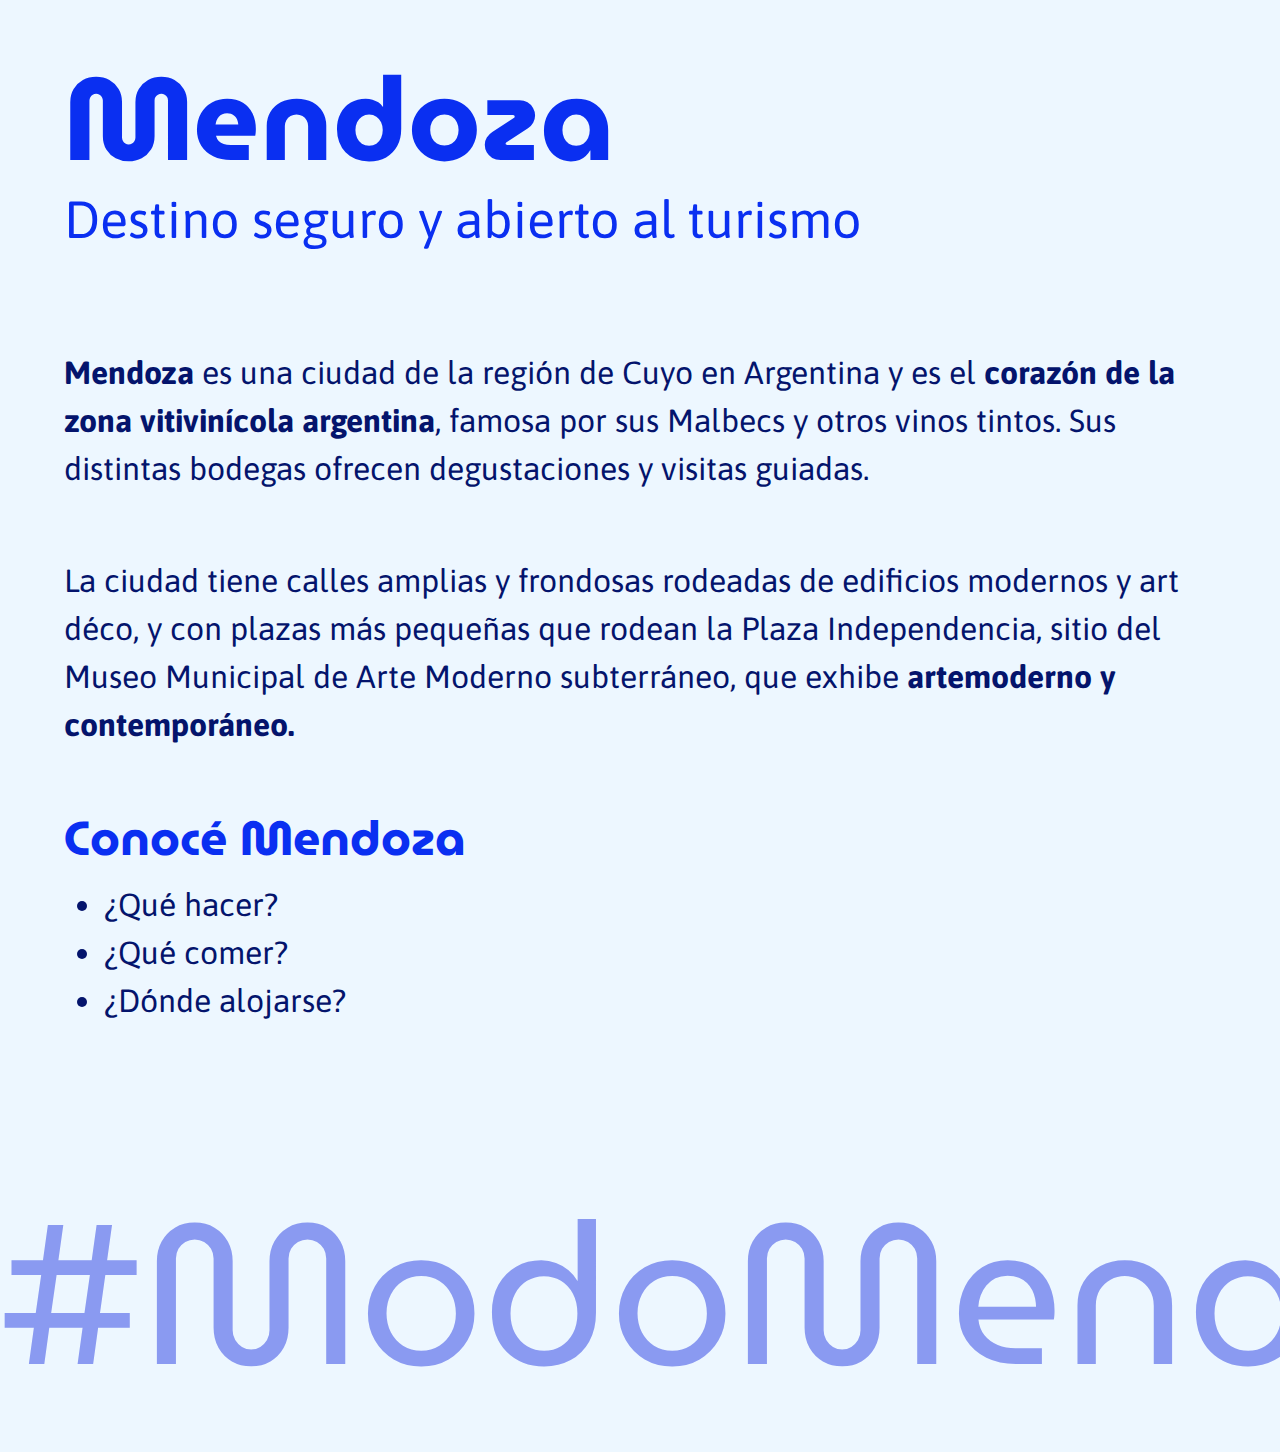
<file: modules/challenge-1/index.html>
<!DOCTYPE html>
<html lang="en">

<head>
  <meta charset="UTF-8">
  <meta http-equiv="X-UA-Compatible" content="IE=edge">
  <meta name="viewport" content="width=device-width, initial-scale=1.0">
  <title>Laboratorio 1</title>

  <!-- RESET -->
  <link rel="stylesheet" href="./styles/normalize.css">

  <!-- STYLES -->
  <link rel="stylesheet" href="./styles/index.css">
  <link rel="stylesheet" href="./styles/components/layout/header.css">
  <link rel="stylesheet" href="./styles/components/layout//main.css">
  <link rel="stylesheet" href="./styles/components/layout/footer.css">

  <!-- STYLE COMPONENTS -->
  <link rel="stylesheet" href="./styles/components/title.css">
  <link rel="stylesheet" href="./styles/components/subtitle.css">


</head>

<body>

  <header class="header">
    <h1 class="title">Mendoza</h1>
    <h2 class="subtitle">Destino seguro y abierto al turismo</h2>
  </header>

  <main class="content">
    <p class="content__description">
      <strong>Mendoza</strong> es una ciudad de la región de Cuyo en Argentina y
      es el <strong>corazón de la zona vitivinícola argentina</strong>, famosa por
      sus Malbecs y otros vinos tintos. Sus distintas bodegas
      ofrecen degustaciones y visitas guiadas.
    </p>

    <p class="content__details">
      La ciudad tiene calles amplias y frondosas rodeadas de
      edificios modernos y art déco, y con plazas más pequeñas
      que rodean la Plaza Independencia, sitio del Museo
      Municipal de Arte Moderno subterráneo, que exhibe
      <strong>artemoderno y contemporáneo.</strong>
    </p>

    <div class="content__questions">
      <h3 class="title title--size">
        Conocé Mendoza
      </h3>

      <ul class="content__list">

        <li>¿Qué hacer?</li>
        <li>¿Qué comer?</li>
        <li>¿Dónde alojarse?</li>

      </ul>
    </div>

  </main>

  <footer class="footer">
    <p class="footer__hashtag">#ModoMendoza</p>
  </footer>



</body>

</html>
</file>
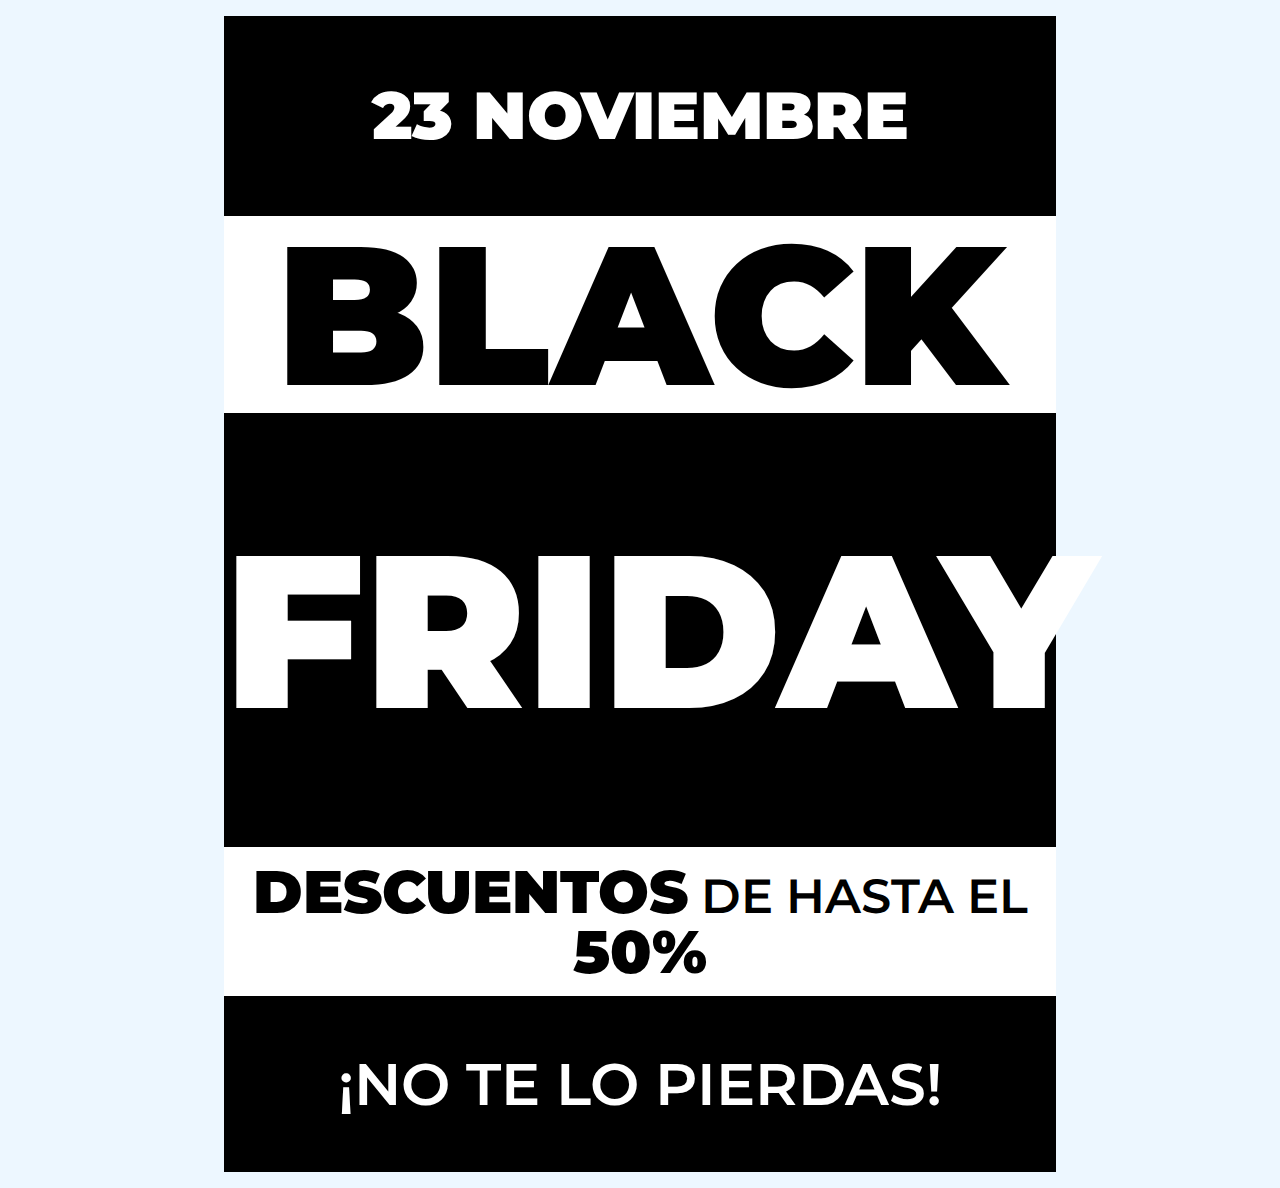
<file: modules/challenge-2/index.html>
<!DOCTYPE html>
<html lang="en">

<head>
  <meta charset="UTF-8">
  <meta http-equiv="X-UA-Compatible" content="IE=edge">
  <meta name="viewport" content="width=device-width, initial-scale=1.0">
  <title>Laboratorio 2</title>

  <!-- RESET -->
  <link rel="stylesheet" href="./styles/normalize.css">

  <!-- STYLES -->
  <link rel="stylesheet" href="./styles/index.css">

  <!-- STYLE COMPONENTS -->
  <link rel="stylesheet" href="./styles/components/publicity-date.css">
  <link rel="stylesheet" href="./styles/components/publicity-promo.css">
  <link rel="stylesheet" href="./styles/components/publicity-day.css">
  <link rel="stylesheet" href="./styles/components/publicity-discount.css">
  <link rel="stylesheet" href="./styles/components/publicity-notice.css">


</head>

<body>

  <ul class="publicity">
    <li class="publicity__date">
      <p>23 NOVIEMBRE</p>
    </li>
    <li class="publicity__promo">
      <p>BLACK</p>
    </li>
    <li class="publicity__day">
      <p>FRIDAY</p>
    </li>
    <li class="publicity__discount">
      <p><strong>DESCUENTOS</strong> DE HASTA EL <strong>50%</strong></p>
    </li>
    <li class="publicity__notice">
      <p>¡NO TE LO PIERDAS!</p>
    </li>
  </ul>


</body>

</html>
</file>
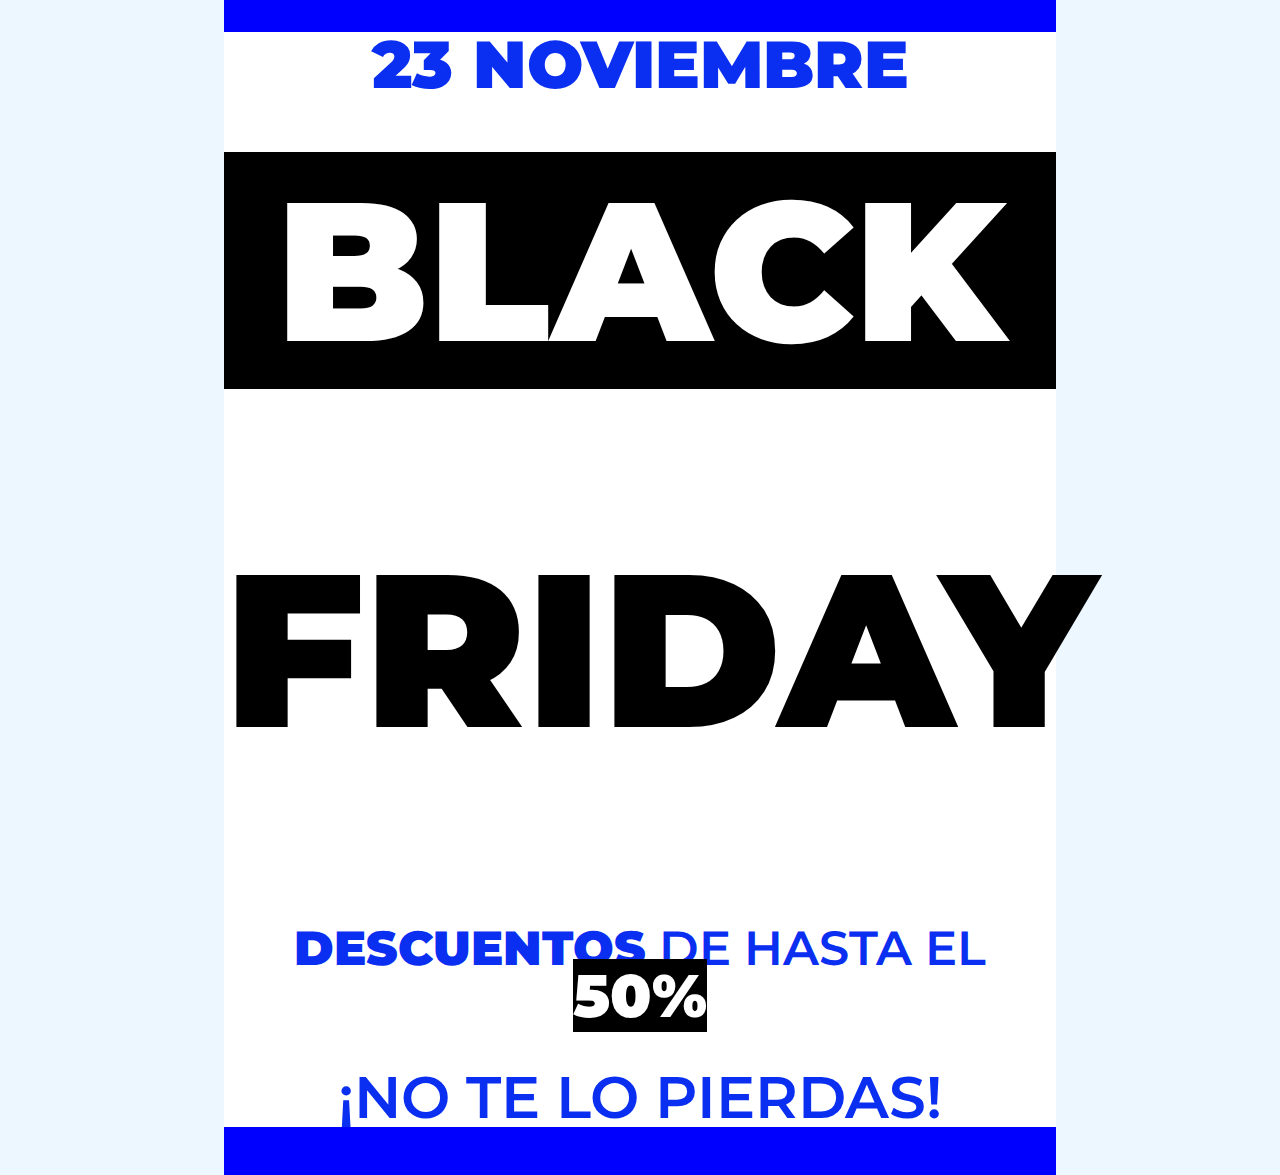
<file: modules/challenge-3/index.html>
<!DOCTYPE html>
<html lang="en">

<head>
  <meta charset="UTF-8">
  <meta http-equiv="X-UA-Compatible" content="IE=edge">
  <meta name="viewport" content="width=device-width, initial-scale=1.0">
  <title>Laboratorio 2</title>

  <!-- RESET -->
  <link rel="stylesheet" href="./styles/normalize.css">

  <!-- STYLES -->
  <link rel="stylesheet" href="./styles/index.css">

  <!-- STYLE COMPONENTS -->
  <link rel="stylesheet" href="./styles/components/publicity-date.css">
  <link rel="stylesheet" href="./styles/components/publicity-promo.css">
  <link rel="stylesheet" href="./styles/components/publicity-day.css">
  <link rel="stylesheet" href="./styles/components/publicity-discount.css">
  <link rel="stylesheet" href="./styles/components/publicity-notice.css">


</head>

<body>

  <div class="banner-top"></div>

  <ul class="publicity">
    <li class="date">
      <p class="date__text">23 NOVIEMBRE</p>
    </li>
    <li class="publicity__promo">
      <p>BLACK</p>
    </li>
    <li class="publicity__day">
      <p>FRIDAY</p>
    </li>
    <li class="discount">
      <p class="discount__text">
        <strong class="discount__text discount__text--black">DESCUENTOS</strong> <span
          class="discount__text discount__text--semibold">DE HASTA EL</span> <strong
          class="discount__text discount__text--black-percent">50%</strong>
      </p>
    </li>
    <li class="notice">
      <p class="notice__text">¡NO TE LO PIERDAS!</p>
    </li>
  </ul>

  <div class="banner-botton"></div>


</body>

</html>
</file>
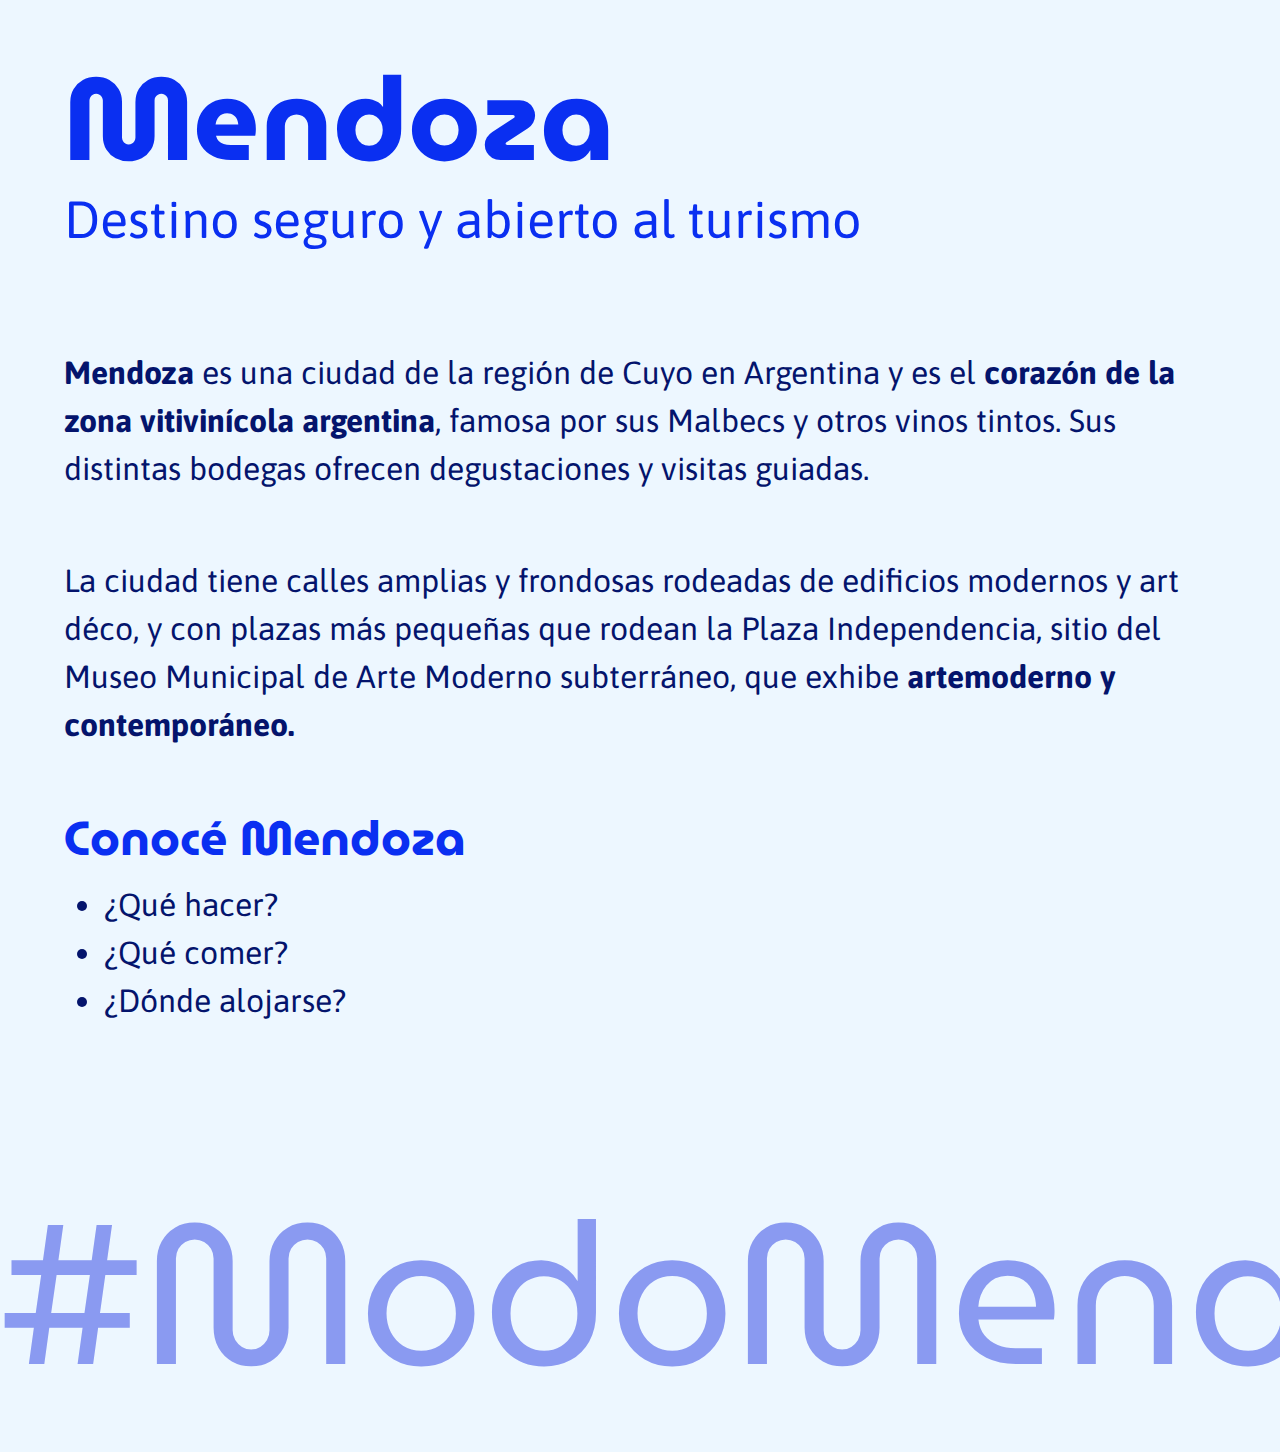
<file: modules/module-1/challenge-1/index.html>
<!DOCTYPE html>
<html lang="en">

<head>
  <meta charset="UTF-8">
  <meta http-equiv="X-UA-Compatible" content="IE=edge">
  <meta name="viewport" content="width=device-width, initial-scale=1.0">
  <title>Laboratorio 1 | módulo 1</title>

  <!-- RESET -->
  <link rel="stylesheet" href="./styles/normalize.css">

  <!-- STYLES -->
  <link rel="stylesheet" href="./styles/index.css">
  <link rel="stylesheet" href="./styles/components/layout/header.css">
  <link rel="stylesheet" href="./styles/components/layout//main.css">
  <link rel="stylesheet" href="./styles/components/layout/footer.css">

  <!-- STYLE COMPONENTS -->
  <link rel="stylesheet" href="./styles/components/title.css">
  <link rel="stylesheet" href="./styles/components/subtitle.css">


</head>

<body>

  <header class="header">
    <h1 class="title">Mendoza</h1>
    <h2 class="subtitle">Destino seguro y abierto al turismo</h2>
  </header>

  <main class="content">
    <p class="content__description">
      <strong>Mendoza</strong> es una ciudad de la región de Cuyo en Argentina y
      es el <strong>corazón de la zona vitivinícola argentina</strong>, famosa por
      sus Malbecs y otros vinos tintos. Sus distintas bodegas
      ofrecen degustaciones y visitas guiadas.
    </p>

    <p class="content__details">
      La ciudad tiene calles amplias y frondosas rodeadas de
      edificios modernos y art déco, y con plazas más pequeñas
      que rodean la Plaza Independencia, sitio del Museo
      Municipal de Arte Moderno subterráneo, que exhibe
      <strong>artemoderno y contemporáneo.</strong>
    </p>

    <div class="content__questions">
      <h3 class="title title--size">
        Conocé Mendoza
      </h3>

      <ul class="content__list">

        <li>¿Qué hacer?</li>
        <li>¿Qué comer?</li>
        <li>¿Dónde alojarse?</li>

      </ul>
    </div>

  </main>

  <footer class="footer">
    <p class="footer__hashtag">#ModoMendoza</p>
  </footer>



</body>

</html>
</file>
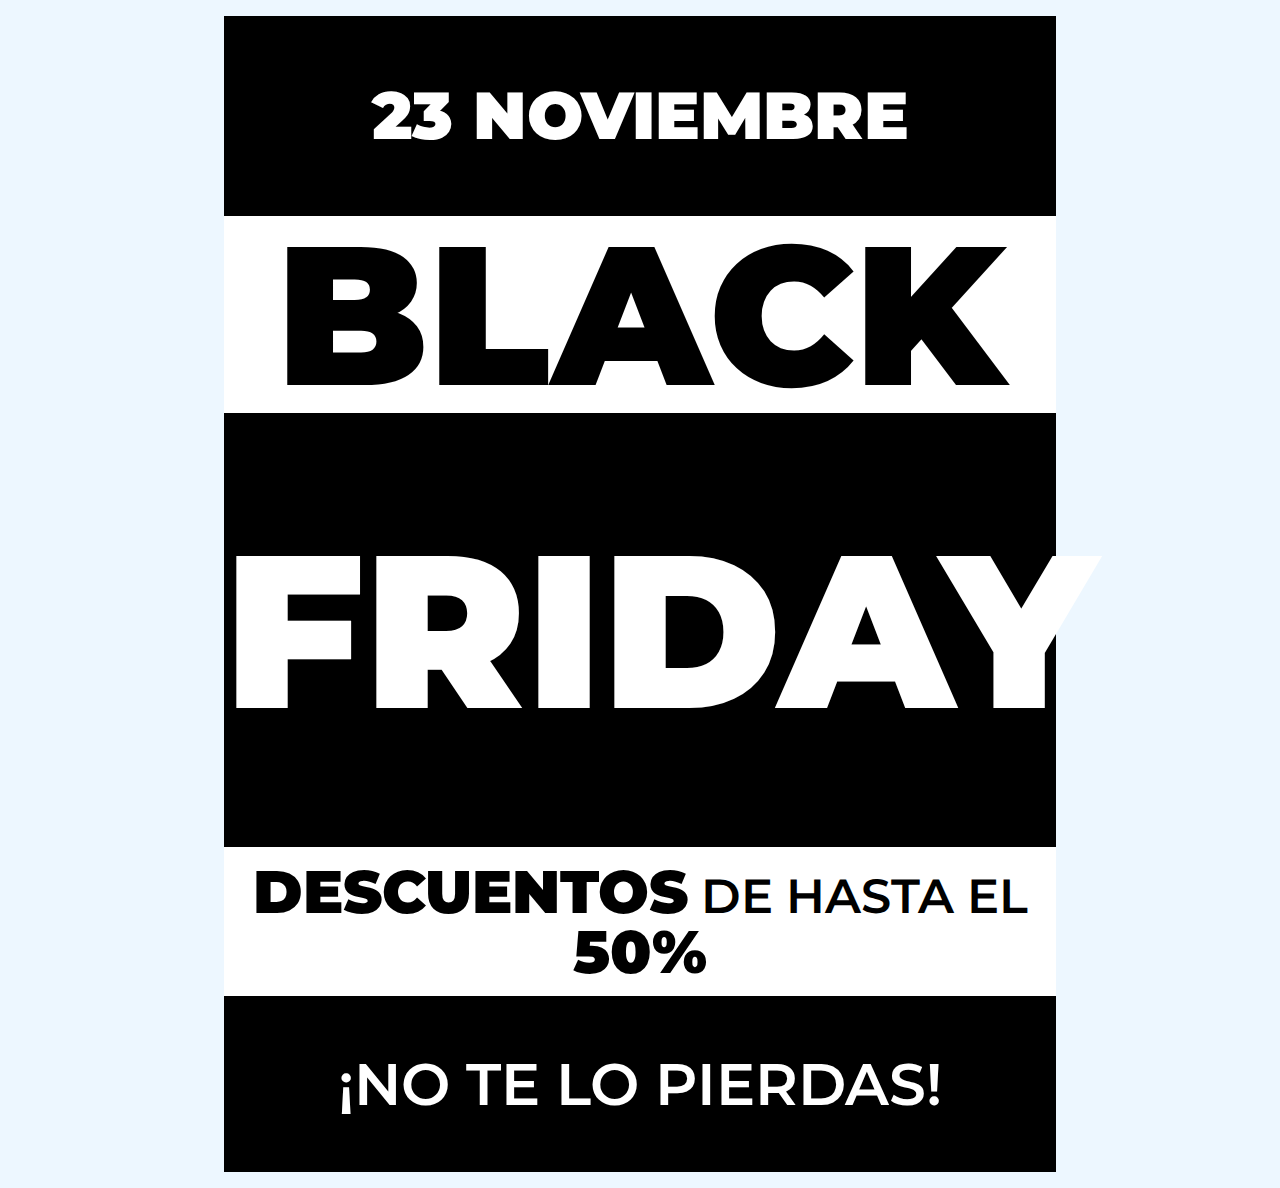
<file: modules/module-1/challenge-2/index.html>
<!DOCTYPE html>
<html lang="en">

<head>
  <meta charset="UTF-8">
  <meta http-equiv="X-UA-Compatible" content="IE=edge">
  <meta name="viewport" content="width=device-width, initial-scale=1.0">
  <title>Laboratorio 2 | módulo 1</title>

  <!-- RESET -->
  <link rel="stylesheet" href="./styles/normalize.css">

  <!-- STYLES -->
  <link rel="stylesheet" href="./styles/index.css">

  <!-- STYLE COMPONENTS -->
  <link rel="stylesheet" href="./styles/components/publicity-date.css">
  <link rel="stylesheet" href="./styles/components/publicity-promo.css">
  <link rel="stylesheet" href="./styles/components/publicity-day.css">
  <link rel="stylesheet" href="./styles/components/publicity-discount.css">
  <link rel="stylesheet" href="./styles/components/publicity-notice.css">


</head>

<body>

  <ul class="publicity">
    <li class="publicity__date">
      <p>23 NOVIEMBRE</p>
    </li>
    <li class="publicity__promo">
      <p>BLACK</p>
    </li>
    <li class="publicity__day">
      <p>FRIDAY</p>
    </li>
    <li class="publicity__discount">
      <p><strong>DESCUENTOS</strong> DE HASTA EL <strong>50%</strong></p>
    </li>
    <li class="publicity__notice">
      <p>¡NO TE LO PIERDAS!</p>
    </li>
  </ul>


</body>

</html>
</file>
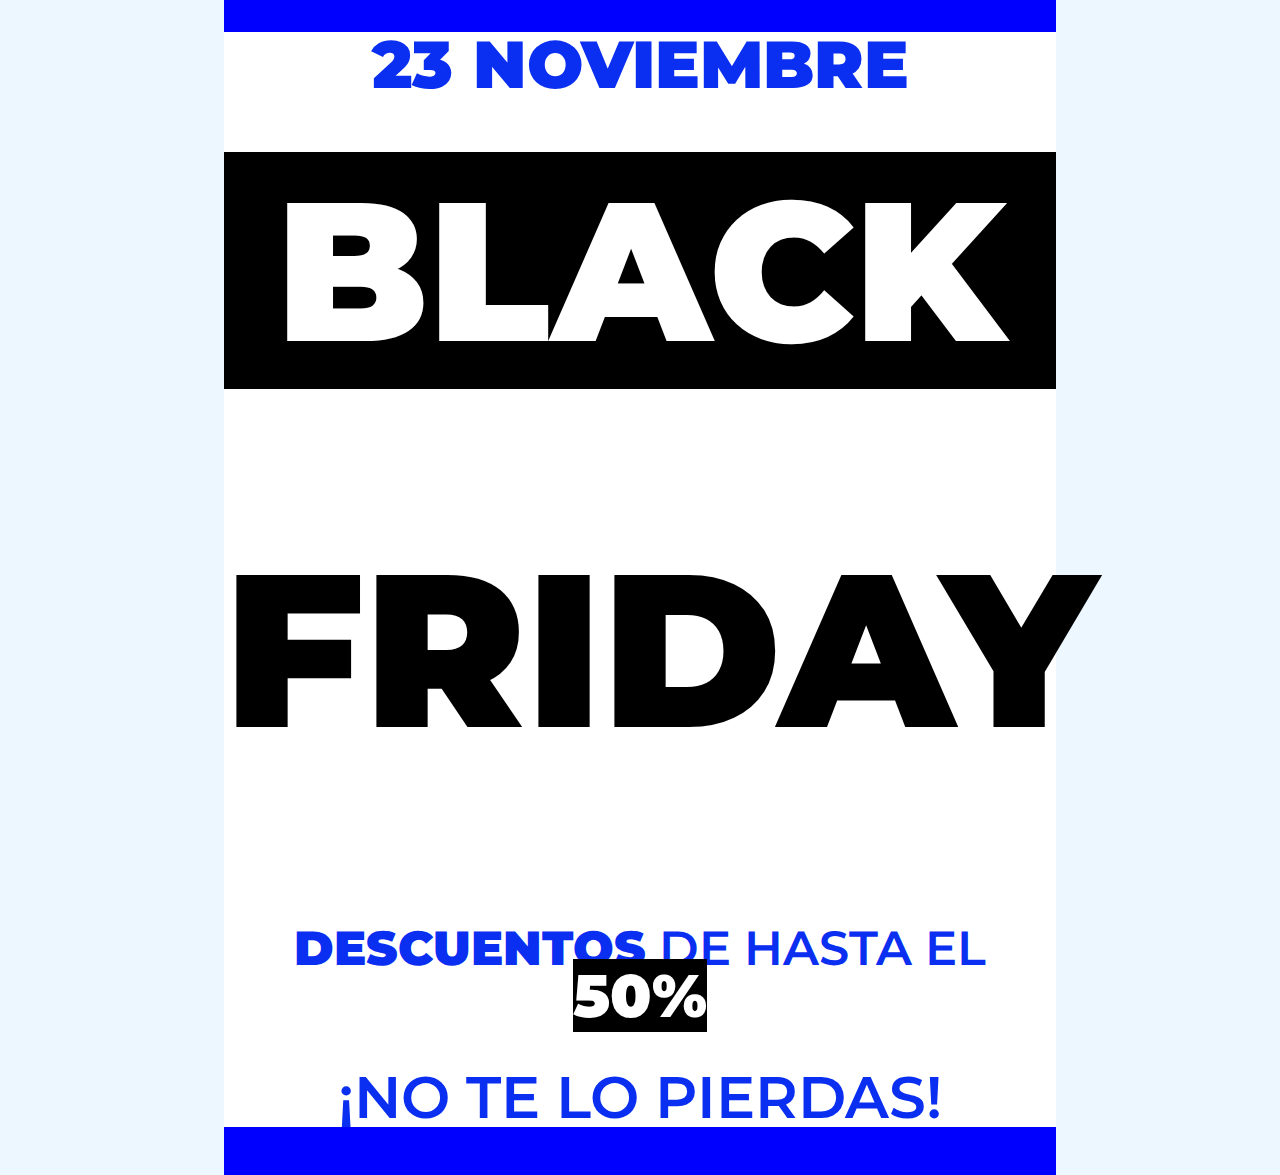
<file: modules/module-1/challenge-3/index.html>
<!DOCTYPE html>
<html lang="en">

<head>
  <meta charset="UTF-8">
  <meta http-equiv="X-UA-Compatible" content="IE=edge">
  <meta name="viewport" content="width=device-width, initial-scale=1.0">
  <title>Laboratorio 3 | módulo 1</title>

  <!-- RESET -->
  <link rel="stylesheet" href="./styles/normalize.css">

  <!-- STYLES -->
  <link rel="stylesheet" href="./styles/index.css">

  <!-- STYLE COMPONENTS -->
  <link rel="stylesheet" href="./styles/components/publicity-date.css">
  <link rel="stylesheet" href="./styles/components/publicity-promo.css">
  <link rel="stylesheet" href="./styles/components/publicity-day.css">
  <link rel="stylesheet" href="./styles/components/publicity-discount.css">
  <link rel="stylesheet" href="./styles/components/publicity-notice.css">


</head>

<body>

  <div class="banner-top"></div>

  <ul class="publicity">
    <li class="date">
      <p class="date__text">23 NOVIEMBRE</p>
    </li>
    <li class="publicity__promo">
      <p>BLACK</p>
    </li>
    <li class="publicity__day">
      <p>FRIDAY</p>
    </li>
    <li class="discount">
      <p class="discount__text">
        <strong class="discount__text discount__text--black">DESCUENTOS</strong> <span
          class="discount__text discount__text--semibold">DE HASTA EL</span> <strong
          class="discount__text discount__text--black-percent">50%</strong>
      </p>
    </li>
    <li class="notice">
      <p class="notice__text">¡NO TE LO PIERDAS!</p>
    </li>
  </ul>

  <div class="banner-botton"></div>


</body>

</html>
</file>
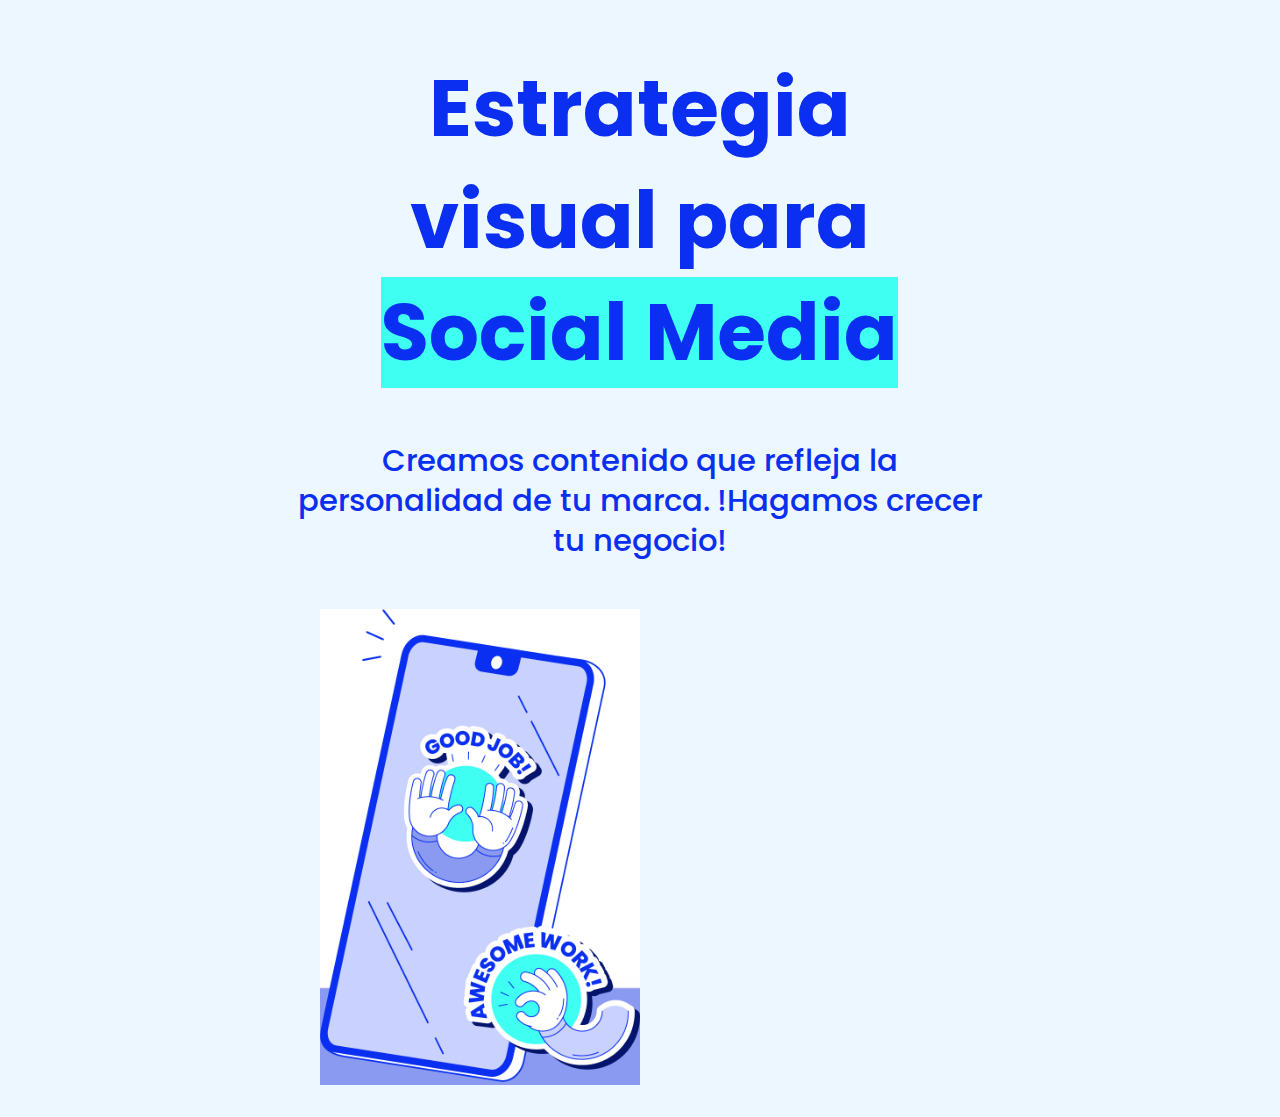
<file: modules/module-2/challenge-1/index.html>
<!DOCTYPE html>
<html lang="en">

<head>
  <meta charset="UTF-8">
  <meta http-equiv="X-UA-Compatible" content="IE=edge">
  <meta name="viewport" content="width=device-width, initial-scale=1.0">
  <title>Laboratorio 1 | módulo 2</title>

  <!-- RESET -->
  <link rel="stylesheet" href="./styles/normalize.css">

  <!-- STYLES -->
  <link rel="stylesheet" href="./styles/index.css">

  <!-- STYLE COMPONENTS -->
  <link rel="stylesheet" href="./styles/components/post.css">
  <link rel="stylesheet" href="./styles/components/picture.css">

</head>

<body>
  <header class="post">
    <h1 class="post__text">
      Estrategia visual para <strong class="post__text post__text--highlight">Social Media</strong>
    </h1>
  </header>
  <main>
    <p class="post__text post__text--secondary">Creamos contenido que refleja la personalidad de tu marca. !Hagamos
      crecer tu
      negocio!</p>
    <div class="picture">
      <img class="picture__image" src="./assets/celu.png" alt="post good job">
    </div>
  </main>
</body>

</html>
</file>
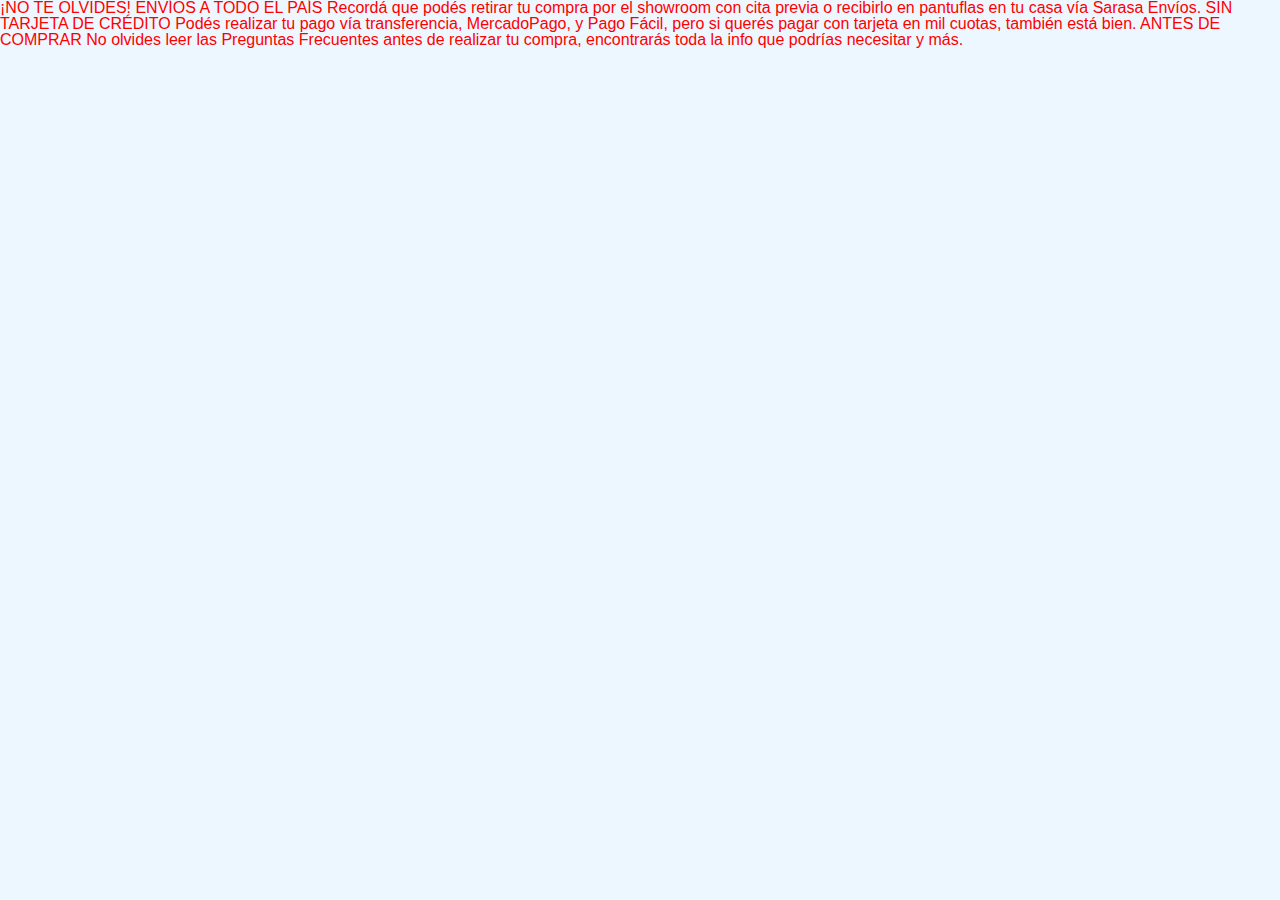
<file: modules/module-3/challenge-1/index.html>
<!DOCTYPE html>
<html lang="en">

<head>
  <meta charset="UTF-8">
  <meta http-equiv="X-UA-Compatible" content="IE=edge">
  <meta name="viewport" content="width=device-width, initial-scale=1.0">
  <title>Laboratorio 1 | módulo 3</title>
  <!-- RESET -->
  <link rel="stylesheet" href="./styles/normalize.css">

  <!-- STYLES -->
  <link rel="stylesheet" href="./styles/index.css">

  <!-- STYLE COMPONENTS -->
</head>

<body>
  ¡NO TE OLVIDES!

  ENVÍOS A TODO EL PAÍS
  Recordá que podés retirar tu compra por el showroom con cita previa o recibirlo en pantuflas en tu casa vía Sarasa
  Envíos.

  SIN TARJETA DE CRÉDITO
  Podés realizar tu pago vía transferencia, MercadoPago, y Pago Fácil, pero si querés pagar con tarjeta en mil cuotas,
  también está bien.

  ANTES DE COMPRAR
  No olvides leer las Preguntas Frecuentes antes de realizar tu compra, encontrarás toda la info que podrías necesitar y
  más.
</body>

</html>
</file>
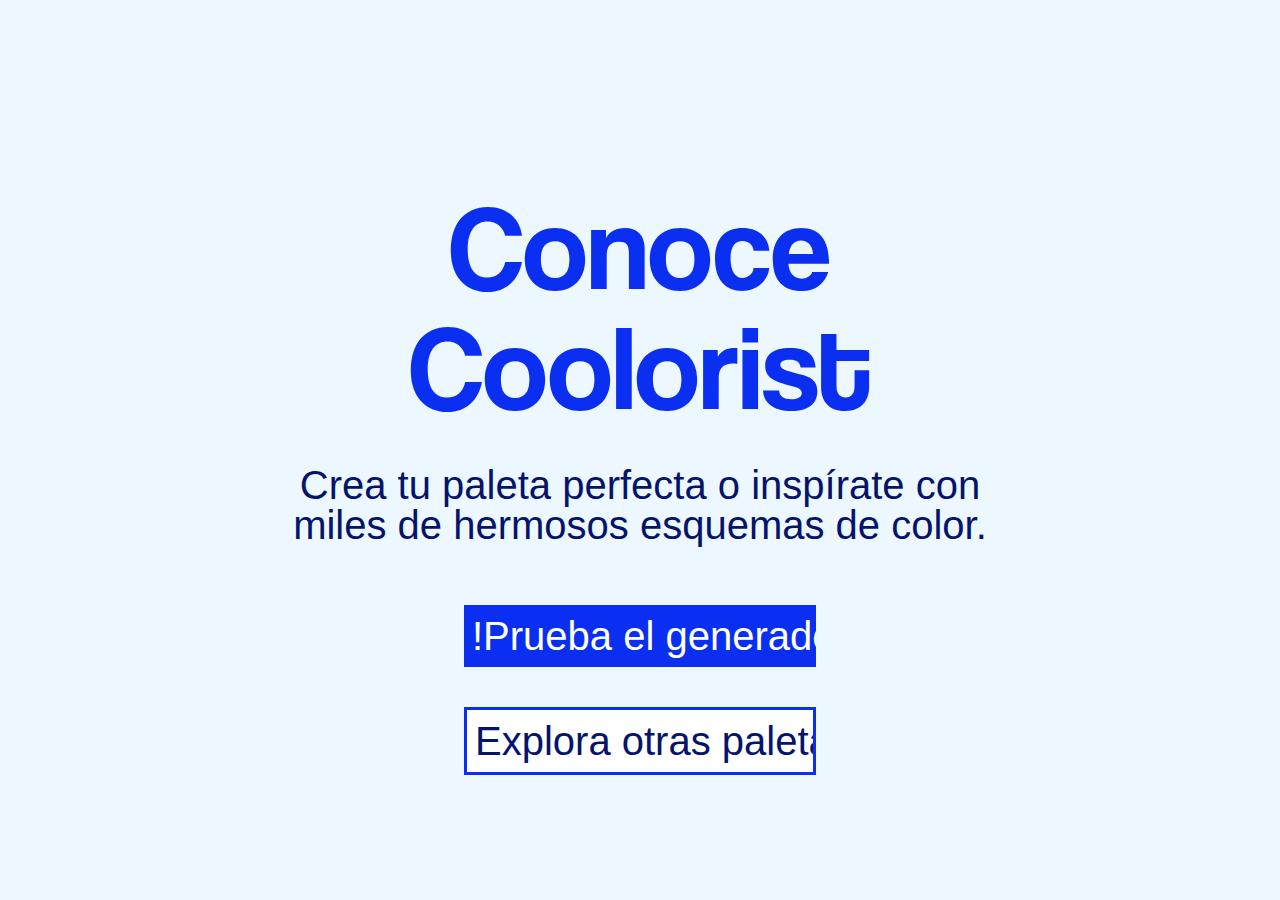
<file: modules/module-6/challenge-1/index.html>
<!DOCTYPE html>
<html lang="en">

<head>
  <!-- CORREO DE LA PROFESORA : austry.castillo@educacionit.com  -->
  <meta charset="UTF-8">
  <meta http-equiv="X-UA-Compatible" content="IE=edge">
  <meta name="viewport" content="width=device-width, initial-scale=1.0">
  <title>Ejercicio 1 | módulo 6</title>

  <!-- RESET -->
  <link rel="stylesheet" href="./styles/normalize.css">

  <!-- STYLES -->
  <link rel="stylesheet" href="./styles/index.css">

  <!-- STYLE COMPONENTS -->
  <link rel="stylesheet" href="./styles/components/presentation.css">

</head>

<body>

  <div class="presentation">
    <h1 class="presentation__title">Conoce Coolorist</h1>
    <p class="presentation__subtitle">Crea tu paleta perfecta o inspírate con miles de
      hermosos esquemas de color.</p>
    <input class="presentation__button presentation__button--primary" type="button" value="!Prueba el generador!">
    <input class="presentation__button presentation__button--secondary" type="button" value="Explora otras paletas">
  </div>

</body>

</html>
</file>
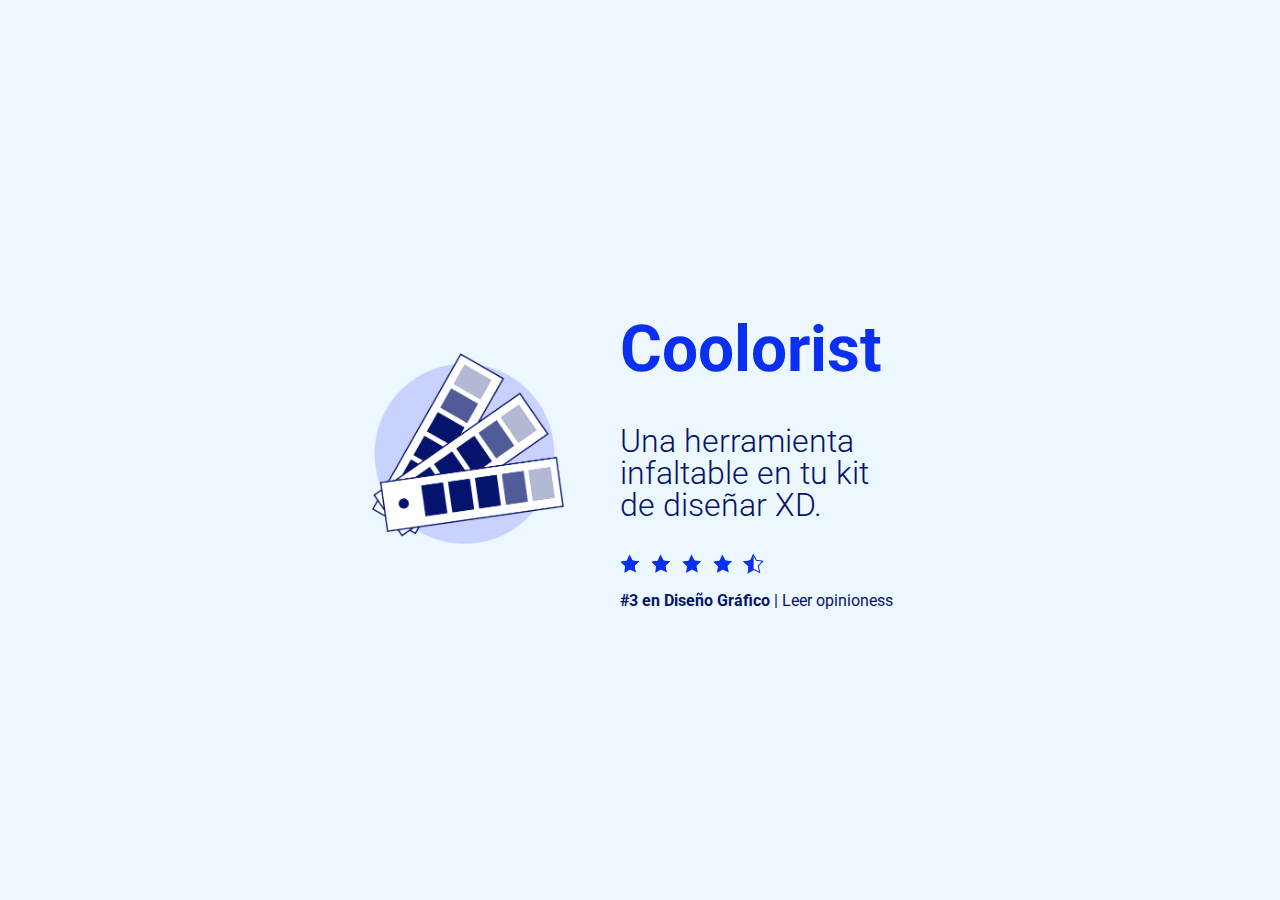
<file: modules/module-6/challenge-2/index.html>
<!DOCTYPE html>
<html lang="en">

<head>
  <!-- CORREO DE LA PROFESORA : austry.castillo@educacionit.com  -->
  <meta charset="UTF-8">
  <meta http-equiv="X-UA-Compatible" content="IE=edge">
  <meta name="viewport" content="width=device-width, initial-scale=1.0">
  <title>Ejercicio 2 | módulo 6</title>

  <!-- RESET -->
  <link rel="stylesheet" href="./styles/normalize.css">

  <!-- STYLES -->
  <link rel="stylesheet" href="./styles/index.css">

  <!-- STYLE COMPONENTS -->
  <link rel="stylesheet" href="./styles/components/tool.css">
  <link rel="stylesheet" href="./styles/components/details.css">

</head>

<body>

  <div class="tool">
    <div class="tool__image-ticket">
      <img class="image" src="./assets/img/paleta.png" alt="paleta de colores">
    </div>

    <div class="details">
      <h1 class="details__text details__text--title">Coolorist</h1>
      <p class="details__text details__text--subtitle">
        Una herramienta infaltable en tu kit de diseñar XD.
      </p>

      <div class="details__image-points">
        <img class="image" src="./assets/img/puntuacion.png" alt="">
      </div>

      <p class="details__text details__text--description">
        <strong class="details__text details__text--description-bold">#3 en Diseño Gráfico</strong> | Leer opinioness
      </p>
    </div>
  </div>



</body>

</html>
</file>
<file: modules/challenge-1/styles/index.css>
@import url('https://fonts.googleapis.com/css2?family=Asap:wght@400;700&family=MuseoModerno:wght@700&display=swap');

body{
  width: 100%;
  background: #edf7ff;
  font-size: 1rem;
  font-weight: 400;
  font-family: 'Montserrat';
  line-height: 1.2em;
  font-style: normal;
  color: black;

}
</file>
<file: modules/challenge-1/styles/components/layout/header.css>
.header{
  width:90%;
  display: flex;
  flex-direction: column;
  justify-content: center;
  /* width: 100%; */
  padding: 2em 0em 1.5rem 0em ;
  margin: auto;
}
</file>
<file: modules/challenge-1/styles/components/layout/main.css>
.content{
  width: 90%;
  display: flex;
  flex-direction: column;
  justify-content: center;
  align-items: center;
  padding: 0em 0em 2em 0em ;
  margin:auto;
}

.content__description,.content__details,.content__list{
  color: #04146c;
  font-family: 'Asap', sans-serif;
  font-size:2rem;
  font-weight:400;
  line-height: 1.5em;
}


.content__questions{
  align-self: flex-start;
}
</file>
<file: modules/challenge-1/styles/components/layout/footer.css>
.footer{
  width: 100%;
  padding: 0 ;
  margin-bottom: 0;
  position: relative;
}



.footer__hashtag{
  color:#8a9af1;
  font-family: 'MuseoModerno', cursive;
  font-size:12.41rem;
  line-height: 1rem;
  margin-bottom: 0;
  width: 100%;
 
 
}
</file>
<file: modules/challenge-1/styles/components/title.css>
.title{
  color:#0a2ff1;
  font-family: 'MuseoModerno', cursive;
  font-size:7.3rem;
  margin-bottom: 0.5em;
}




.title--size{
  font-size:3rem;
}
</file>
<file: modules/challenge-1/styles/components/subtitle.css>
.subtitle{
  color:#0a2ff1;
  font-family: 'Asap', sans-serif;
  font-size:3.25rem;
  font-weight:400;
  line-height: 1.2em;

  margin-top: 0;

}
</file>
<file: modules/challenge-2/styles/index.css>
@import url('https://fonts.googleapis.com/css2?family=Montserrat:wght@600;900&display=swap');

body{
  width: 100%;
  height: 100%; /*sera 100vh si la pagina no tenga scroll*/
  background: #edf7ff;
  font-size: 1rem;
  font-weight: 400;
  font-family:  'Montserrat', sans-serif;
  line-height: 1rem;
  font-style: normal;
  color: white;

  display: flex;
  flex-direction: row;
  justify-content: center;
  align-items: center;

}


.publicity{
  width: 65%;
  background:black;
  list-style: none;
  padding: 0;

}
</file>
<file: modules/challenge-2/styles/components/publicity-date.css>
.publicity__date{
  font-weight:900;
  text-align: center;
  font-size: 4.16rem;
  line-height:4.16rem;
}
</file>
<file: modules/challenge-2/styles/components/publicity-promo.css>
.publicity__promo{
  background:white;
  color: black;
  
  font-weight: 900;
  font-size:12.33rem;
  line-height:12.33rem;
  text-align: center;


}

.publicity__promo p {
  margin-top: 0em;
  margin-bottom:0em;
}
</file>
<file: modules/challenge-2/styles/components/publicity-day.css>
.publicity__day{
  background:black;
  color: white;
  
  font-weight: 900;
  font-size:13.58rem;
  line-height:13.58rem;
  text-align: center;

}

.publicity__day p {
  padding-top:0.5em;
  padding-bottom:0.5em; 

  margin-top: 0em;
  margin-bottom:0em;

}
</file>
<file: modules/challenge-2/styles/components/publicity-discount.css>
.publicity__discount{
  background:white;
  color: black;
  
  font-weight: 600;
  font-size:3rem;
  line-height:3rem;
  text-align: center;

}

.publicity__discount p  {
padding-top: 0.3em;
padding-bottom: 0.3em;

  margin-top: 0em;
  margin-bottom:0em;

}

.publicity__discount p strong{
  font-weight: 900;
  font-size:3.75rem;
  line-height:3.75rem;

}
</file>
<file: modules/challenge-2/styles/components/publicity-notice.css>
.publicity__notice{  
    font-weight: 600;
    font-size:3.66rem;
    line-height:3.66rem;
    text-align: center;
  
  }
</file>
<file: modules/challenge-3/styles/index.css>
@import url('https://fonts.googleapis.com/css2?family=Montserrat:wght@600;900&display=swap');

body{
  width: 100%;
  height: 100%; /*será 100vh cuando la pagina sea fija,es decir sin scroll*/
  background: #edf7ff;
  font-size: 1rem;
  font-weight: 400;
  font-family:  'Montserrat', sans-serif;
  line-height: 1rem;
  font-style: normal;
  color: white;

  display: flex;
  flex-direction: column;
  justify-content: center;
  align-items: center;

}


.publicity{
  width: 65%;
  background:black;
  list-style: none;
  padding: 0;
  margin: 0;

}

.banner-top{
  background: blue;
  width: 65%;
  height:2rem;
}

.banner-botton{
  background: blue;
  width: 65%;
  height:3rem;
}
</file>
<file: modules/challenge-3/styles/components/publicity-date.css>
.date{
  background:white;

}

.date__text{

  color:#0a2ff1;

  font-weight:900;
  text-align: center;
  font-size: 4.16rem;
  line-height:4.16rem;

  margin:0;
  padding-bottom: 0.8em;

}
</file>
<file: modules/challenge-3/styles/components/publicity-promo.css>
.publicity__promo{
  background:black;
  color: white;
  
  font-weight: 900;
  font-size:12.33rem;
  line-height:12.33rem;
  text-align: center;


}

.publicity__promo p {
  margin-top: 0em;
  margin-bottom:0em;
  padding: 0.1em 0;
}
</file>
<file: modules/challenge-3/styles/components/publicity-day.css>
.publicity__day{
  background:white;
  color: black;
  
  font-weight: 900;
  font-size:13.58rem;
  line-height:13.58rem;
  text-align: center;

}

.publicity__day p {
  padding-top:0.7em;
  padding-bottom:0.7em; 

  margin-top: 0em;
  margin-bottom:0em;

}
</file>
<file: modules/challenge-3/styles/components/publicity-discount.css>
.discount{
  background:white;

}

.discount__text{
  color: #0a2ff1;
  font-size:3rem;
  line-height:3rem;
  text-align: center;

  padding-top: 0.3em;
  padding-bottom: 0.3em;

  margin-top: 0em;
  margin-bottom:0em;
}

.discount__text--black{
  font-weight: 900;
}

.discount__text--semibold{
  font-weight: 600;

}

.discount__text--black-percent{
  font-weight: 900;
  background: Black;
  color:white;
  font-size:3.75rem;
  padding:0;
}
</file>
<file: modules/challenge-3/styles/components/publicity-notice.css>
.notice{  
  background: white;
}

.notice__text{
  color: #0a2ff1;
  font-weight: 600;
  font-size:3.66rem;
  line-height:3.66rem;
  text-align: center;
  margin:0;
  padding:0.5em 0 0 0;
}
</file>
<file: modules/module-1/challenge-1/styles/index.css>
@import url('https://fonts.googleapis.com/css2?family=Asap:wght@400;700&family=MuseoModerno:wght@700&display=swap');

body{
  width: 100%;
  background: #edf7ff;
  font-size: 1rem;
  font-weight: 400;
  font-family: 'Montserrat';
  line-height: 1.2em;
  font-style: normal;
  color: black;

}
</file>
<file: modules/module-1/challenge-1/styles/components/layout/header.css>
.header{
  width:90%;
  display: flex;
  flex-direction: column;
  justify-content: center;
  /* width: 100%; */
  padding: 2em 0em 1.5rem 0em ;
  margin: auto;
}
</file>
<file: modules/module-1/challenge-1/styles/components/layout/main.css>
.content{
  width: 90%;
  display: flex;
  flex-direction: column;
  justify-content: center;
  align-items: center;
  padding: 0em 0em 2em 0em ;
  margin:auto;
}

.content__description,.content__details,.content__list{
  color: #04146c;
  font-family: 'Asap', sans-serif;
  font-size:2rem;
  font-weight:400;
  line-height: 1.5em;
}


.content__questions{
  align-self: flex-start;
}
</file>
<file: modules/module-1/challenge-1/styles/components/layout/footer.css>
.footer{
  width: 100%;
  padding: 0 ;
  margin-bottom: 0;
  position: relative;
}



.footer__hashtag{
  color:#8a9af1;
  font-family: 'MuseoModerno', cursive;
  font-size:12.41rem;
  line-height: 1rem;
  margin-bottom: 0;
  width: 100%;
 
 
}
</file>
<file: modules/module-1/challenge-1/styles/components/title.css>
.title{
  color:#0a2ff1;
  font-family: 'MuseoModerno', cursive;
  font-size:7.3rem;
  margin-bottom: 0.5em;
}




.title--size{
  font-size:3rem;
}
</file>
<file: modules/module-1/challenge-1/styles/components/subtitle.css>
.subtitle{
  color:#0a2ff1;
  font-family: 'Asap', sans-serif;
  font-size:3.25rem;
  font-weight:400;
  line-height: 1.2em;

  margin-top: 0;

}
</file>
<file: modules/module-1/challenge-2/styles/index.css>
@import url('https://fonts.googleapis.com/css2?family=Montserrat:wght@600;900&display=swap');

body{
  width: 100%;
  height: 100%; /*sera 100vh si la pagina no tenga scroll*/
  background: #edf7ff;
  font-size: 1rem;
  font-weight: 400;
  font-family:  'Montserrat', sans-serif;
  line-height: 1rem;
  font-style: normal;
  color: white;

  display: flex;
  flex-direction: row;
  justify-content: center;
  align-items: center;

}


.publicity{
  width: 65%;
  background:black;
  list-style: none;
  padding: 0;

}
</file>
<file: modules/module-1/challenge-2/styles/components/publicity-date.css>
.publicity__date{
  font-weight:900;
  text-align: center;
  font-size: 4.16rem;
  line-height:4.16rem;
}
</file>
<file: modules/module-1/challenge-2/styles/components/publicity-promo.css>
.publicity__promo{
  background:white;
  color: black;
  
  font-weight: 900;
  font-size:12.33rem;
  line-height:12.33rem;
  text-align: center;


}

.publicity__promo p {
  margin-top: 0em;
  margin-bottom:0em;
}
</file>
<file: modules/module-1/challenge-2/styles/components/publicity-day.css>
.publicity__day{
  background:black;
  color: white;
  
  font-weight: 900;
  font-size:13.58rem;
  line-height:13.58rem;
  text-align: center;

}

.publicity__day p {
  padding-top:0.5em;
  padding-bottom:0.5em; 

  margin-top: 0em;
  margin-bottom:0em;

}
</file>
<file: modules/module-1/challenge-2/styles/components/publicity-discount.css>
.publicity__discount{
  background:white;
  color: black;
  
  font-weight: 600;
  font-size:3rem;
  line-height:3rem;
  text-align: center;

}

.publicity__discount p  {
padding-top: 0.3em;
padding-bottom: 0.3em;

  margin-top: 0em;
  margin-bottom:0em;

}

.publicity__discount p strong{
  font-weight: 900;
  font-size:3.75rem;
  line-height:3.75rem;

}
</file>
<file: modules/module-1/challenge-2/styles/components/publicity-notice.css>
.publicity__notice{  
    font-weight: 600;
    font-size:3.66rem;
    line-height:3.66rem;
    text-align: center;
  
  }
</file>
<file: modules/module-1/challenge-3/styles/index.css>
@import url('https://fonts.googleapis.com/css2?family=Montserrat:wght@600;900&display=swap');

body{
  width: 100%;
  height: 100%; /*será 100vh cuando la pagina sea fija,es decir sin scroll*/
  background: #edf7ff;
  font-size: 1rem;
  font-weight: 400;
  font-family:  'Montserrat', sans-serif;
  line-height: 1rem;
  font-style: normal;
  color: white;

  display: flex;
  flex-direction: column;
  justify-content: center;
  align-items: center;

}


.publicity{
  width: 65%;
  background:black;
  list-style: none;
  padding: 0;
  margin: 0;

}

.banner-top{
  background: blue;
  width: 65%;
  height:2rem;
}

.banner-botton{
  background: blue;
  width: 65%;
  height:3rem;
}
</file>
<file: modules/module-1/challenge-3/styles/components/publicity-date.css>
.date{
  background:white;

}

.date__text{

  color:#0a2ff1;

  font-weight:900;
  text-align: center;
  font-size: 4.16rem;
  line-height:4.16rem;

  margin:0;
  padding-bottom: 0.8em;

}
</file>
<file: modules/module-1/challenge-3/styles/components/publicity-promo.css>
.publicity__promo{
  background:black;
  color: white;
  
  font-weight: 900;
  font-size:12.33rem;
  line-height:12.33rem;
  text-align: center;


}

.publicity__promo p {
  margin-top: 0em;
  margin-bottom:0em;
  padding: 0.1em 0;
}
</file>
<file: modules/module-1/challenge-3/styles/components/publicity-day.css>
.publicity__day{
  background:white;
  color: black;
  
  font-weight: 900;
  font-size:13.58rem;
  line-height:13.58rem;
  text-align: center;

}

.publicity__day p {
  padding-top:0.7em;
  padding-bottom:0.7em; 

  margin-top: 0em;
  margin-bottom:0em;

}
</file>
<file: modules/module-1/challenge-3/styles/components/publicity-discount.css>
.discount{
  background:white;

}

.discount__text{
  color: #0a2ff1;
  font-size:3rem;
  line-height:3rem;
  text-align: center;

  padding-top: 0.3em;
  padding-bottom: 0.3em;

  margin-top: 0em;
  margin-bottom:0em;
}

.discount__text--black{
  font-weight: 900;
}

.discount__text--semibold{
  font-weight: 600;

}

.discount__text--black-percent{
  font-weight: 900;
  background: Black;
  color:white;
  font-size:3.75rem;
  padding:0;
}
</file>
<file: modules/module-1/challenge-3/styles/components/publicity-notice.css>
.notice{  
  background: white;
}

.notice__text{
  color: #0a2ff1;
  font-weight: 600;
  font-size:3.66rem;
  line-height:3.66rem;
  text-align: center;
  margin:0;
  padding:0.5em 0 0 0;
}
</file>
<file: modules/module-2/challenge-1/styles/index.css>
@import url('https://fonts.googleapis.com/css2?family=Poppins:wght@500;700&display=swap');

body{
  width: 100%;
  height: 100%; /*será 100vh cuando la pagina sea fija,es decir sin scroll*/
  background: #edf7ff;
  font-size: 1rem;
  line-height: 1rem;
  font-weight: normal;
  font-style: normal;
  font-family: 'Poppins', sans-serif;
  color: blue;  

  
  display: flex;
  flex-direction: column;
  justify-content: center;
  align-items: center;

}
</file>
<file: modules/module-2/challenge-1/styles/components/post.css>
.post{
 width: 53%;
}

.post__text{
  color: #0a2ff1;
  font-size:59pt;
  line-height:7rem; 
  font-weight: 700;
  text-align: center;
  
}

.post__text--highlight{
  background:#3ffff3;
}

.post__text--secondary{
  width:55%;
  font-size: 23pt;
  line-height:2.5rem;
  font-weight: 500;
  margin: auto;

}
</file>
<file: modules/module-2/challenge-1/styles/components/picture.css>
.picture{
  width:25%;
  margin-top: 3em;
  margin-left:20em;
  margin-bottom: 2em;
  background:url(../../assets/fondo.jpg) repeat center center;
  background-size: 25%;
}

.picture__image{
  width: 100%;
  height: 100%;
}
</file>
<file: modules/module-3/challenge-1/styles/index.css>
body{
  width: 100%;
  height: 100%; /*será 100vh cuando la pagina sea fija,es decir sin scroll*/
  background: #edf7ff;
  font-size: 1rem;
  font-weight: 400;
  font-family:  'Montserrat', sans-serif;
  line-height: 1rem;
  font-style: normal;
  color: red;

  display: flex;
  flex-direction: column;
  justify-content: center;
  align-items: center;

}
</file>
<file: modules/module-6/challenge-1/styles/index.css>
body{
  width: 100%;
  height: 100vh; /*será 100vh cuando la pagina sea fija,es decir sin scroll*/
  background: #edf7ff;
  font-size: 16px;
  line-height: 1rem;
  font-weight: normal;
  font-style: normal;
  font-family: Arial,Arial, Helvetica, sans-serif;
  color: blue;  

  
  display: flex;
  flex-direction: column;
  justify-content: center;
  align-items: center;

}
</file>
<file: modules/module-6/challenge-1/styles/components/presentation.css>
@font-face {
  font-family: my-coolvetica-font;
  src: url(../../assets/fonts/coolvetica.rg-regular.otf);
}

@import url('https://fonts.googleapis.com/css2?family=Roboto:wght@300;400&display=swap');

.presentation{
  padding: 2em;
  max-width: 55%;
  display: flex;
  flex-direction:column;
  justify-content:center;
  align-content: center;
}

.presentation__title{
  font-family: my-coolvetica-font;
  font-size: 90pt;
  font-weight: normal;
  color: #0a2ff1;
  line-height: 1em;
  text-align: center;
  /* letter-spacing:0.1em; */
  margin-bottom: 0;

}

.presentation__subtitle{
  font-family: 'Roboto', sans-serif;
  font-size:30pt;
  font-weight:300;
  color:#04146c;
  line-height: 1em;
  text-align:center;

}

.presentation__button{
  font-family: 'Roboto', sans-serif;
  font-weight: 400;
  font-size:30pt;
  width:50%;
  margin: auto;
  margin-top: 0.5em;
  margin-bottom: 0.5em;
  border:none;
  padding:0.2em;
  cursor: pointer;
}

.presentation__button--primary{
  background-color: #0a2ff1;
  color: white;
}

.presentation__button--secondary{
  background: #ffff;
  color:#04146c;
  border: 3px solid #0a2ff1;
}
</file>
<file: modules/module-6/challenge-2/styles/index.css>
body{
  width: 100%;
  height: 100vh; /*será 100vh cuando la pagina sea fija,es decir sin scroll*/
  background: #edf7ff;
  font-size: 16px;
  line-height: 1rem;
  font-weight: normal;
  font-style: normal;
  font-family: Arial,Arial, Helvetica, sans-serif;
  color: blue;  

  
  display: flex;
  flex-direction: row;
  justify-content: center;
  align-items: center;
}
</file>
<file: modules/module-6/challenge-2/styles/components/tool.css>
@import url('https://fonts.googleapis.com/css2?family=Roboto:wght@300;400;700&display=swap');

.tool{
  display: flex;
  flex-direction: row;
  justify-content:center;
  align-items: center;
  /* background-color:red; */
  padding:1em;
  gap: 3.5em;
  width:50%;
}

.tool__image-ticket{
  width: 30%;  
}

.image{
  width:100%;
  height:100%;
}
</file>
<file: modules/module-6/challenge-2/styles/components/details.css>
.details{
  width:45%;
}

.details__text{
  font-family: 'Roboto', sans-serif;
  color:#04146c;
  line-height: 1em;
}


.details__text--title{
  font-size: 48pt;
  color: #0a2ff1;
  font-weight: 700;
}

.details__text--subtitle{
  font-size: 24pt;
  font-weight: 300;
  

}

.details__image-points{
  width: 50%;
}


.details__text--description{
  font-size:12pt;
}


.details__text--description-bold{
  font-size:12pt;
  font-weight:700;
}
</file>
